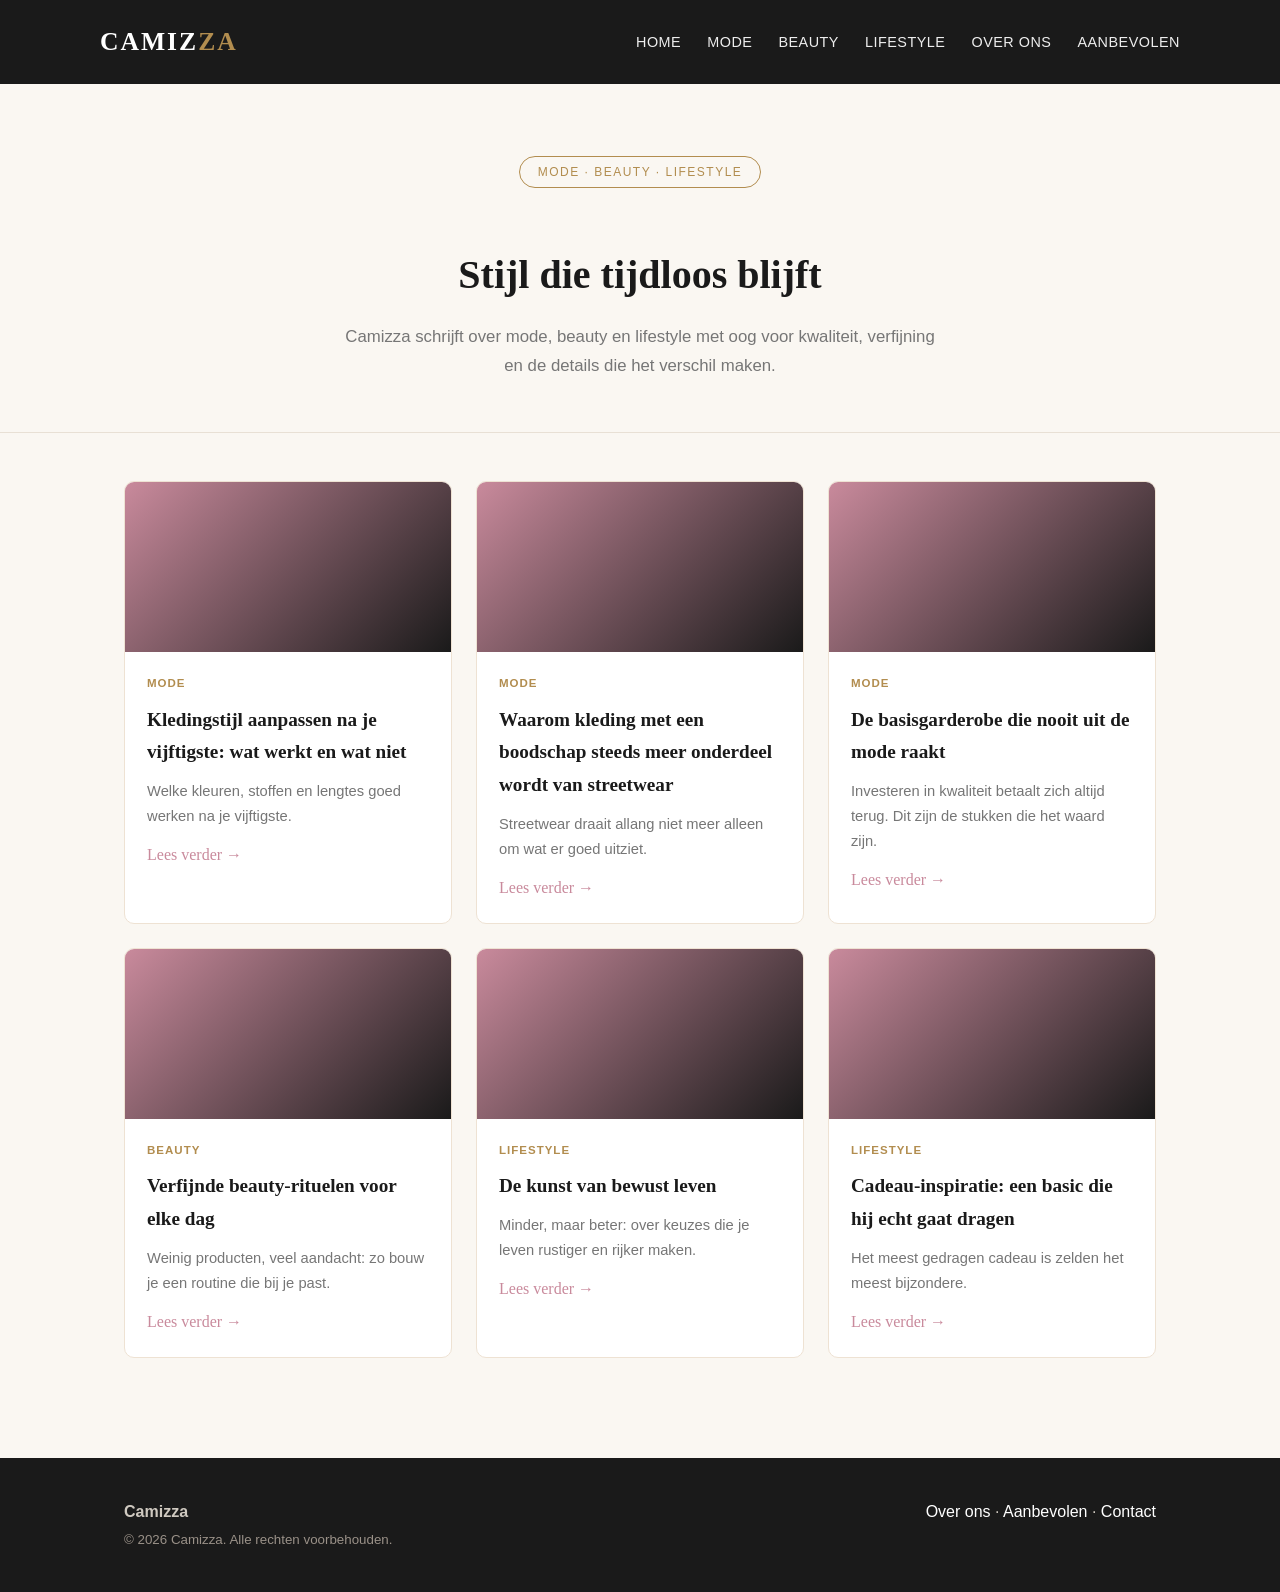
<file: index.html>
<!DOCTYPE html>
<html lang="nl">
<head>
<meta charset="UTF-8">
<meta name="viewport" content="width=device-width, initial-scale=1.0">
<title>Camizza — Mode, beauty & lifestyle magazine</title>
<meta name="description" content="Camizza is jouw stijlvolle magazine voor mode, beauty en lifestyle. Tijdloos, verfijnd en persoonlijk.">
<link rel="stylesheet" href="/style.css">
</head>
<body>
<header class="site-header">
  <div class="container nav">
    <div class="logo">Camiz<span>za</span></div>
    <ul class="nav-links">
      <li><a href="/">Home</a></li>
      <li><a href="/mode.html">Mode</a></li>
      <li><a href="/beauty.html">Beauty</a></li>
      <li><a href="/leefstijl.html">Lifestyle</a></li>
      <li><a href="/over-ons.html">Over ons</a></li>
      <li><a href="/aanbevolen.html">Aanbevolen</a></li>
    </ul>
  </div>
</header>

<section class="hero">
  <div class="container">
    <span class="pill">Mode · Beauty · Lifestyle</span>
    <h1>Stijl die tijdloos blijft</h1>
    <p>Camizza schrijft over mode, beauty en lifestyle met oog voor kwaliteit, verfijning en de details die het verschil maken.</p>
  </div>
</section>

<section class="container">
  <div class="grid">
    <div class="card">
      <div class="card-img"></div>
      <div class="card-body">
        <div class="card-tag">Mode</div>
        <h3>Kledingstijl aanpassen na je vijftigste: wat werkt en wat niet</h3>
        <p>Welke kleuren, stoffen en lengtes goed werken na je vijftigste.</p>
        <a href="/kledingstijl-na-je-vijftigste.html">Lees verder &rarr;</a>
      </div>
    </div>
    <div class="card">
      <div class="card-img"></div>
      <div class="card-body">
        <div class="card-tag">Mode</div>
        <h3>Waarom kleding met een boodschap steeds meer onderdeel wordt van streetwear</h3>
        <p>Streetwear draait allang niet meer alleen om wat er goed uitziet.</p>
        <a href="/kleding-met-een-boodschap.html">Lees verder &rarr;</a>
      </div>
    </div>
    <div class="card">
      <div class="card-img"></div>
      <div class="card-body">
        <div class="card-tag">Mode</div>
        <h3>De basisgarderobe die nooit uit de mode raakt</h3>
        <p>Investeren in kwaliteit betaalt zich altijd terug. Dit zijn de stukken die het waard zijn.</p>
        <a href="/mode.html">Lees verder →</a>
      </div>
    </div>
    <div class="card">
      <div class="card-img"></div>
      <div class="card-body">
        <div class="card-tag">Beauty</div>
        <h3>Verfijnde beauty-rituelen voor elke dag</h3>
        <p>Weinig producten, veel aandacht: zo bouw je een routine die bij je past.</p>
        <a href="/beauty.html">Lees verder →</a>
      </div>
    </div>
    <div class="card">
      <div class="card-img"></div>
      <div class="card-body">
        <div class="card-tag">Lifestyle</div>
        <h3>De kunst van bewust leven</h3>
        <p>Minder, maar beter: over keuzes die je leven rustiger en rijker maken.</p>
        <a href="/leefstijl.html">Lees verder →</a>
      </div>
    </div>
    <div class="card">
      <div class="card-img"></div>
      <div class="card-body">
        <div class="card-tag">Lifestyle</div>
        <h3>Cadeau-inspiratie: een basic die hij echt gaat dragen</h3>
        <p>Het meest gedragen cadeau is zelden het meest bijzondere.</p>
        <a href="/cadeau-inspiratie-voor-hem.html">Lees verder →</a>
      </div>
    </div>
  </div>
</section>

<footer class="site-footer">
  <div class="container">
    <div><strong>Camizza</strong><br><small>&copy; <span id="year"></span> Camizza. Alle rechten voorbehouden.</small></div>
    <div><a href="/over-ons.html">Over ons</a> &middot; <a href="/aanbevolen.html">Aanbevolen</a> &middot; <a href="/contact.html">Contact</a></div>
  </div>
</footer>
<script>document.getElementById('year').textContent = new Date().getFullYear();</script>
</body>
</html>
</file>
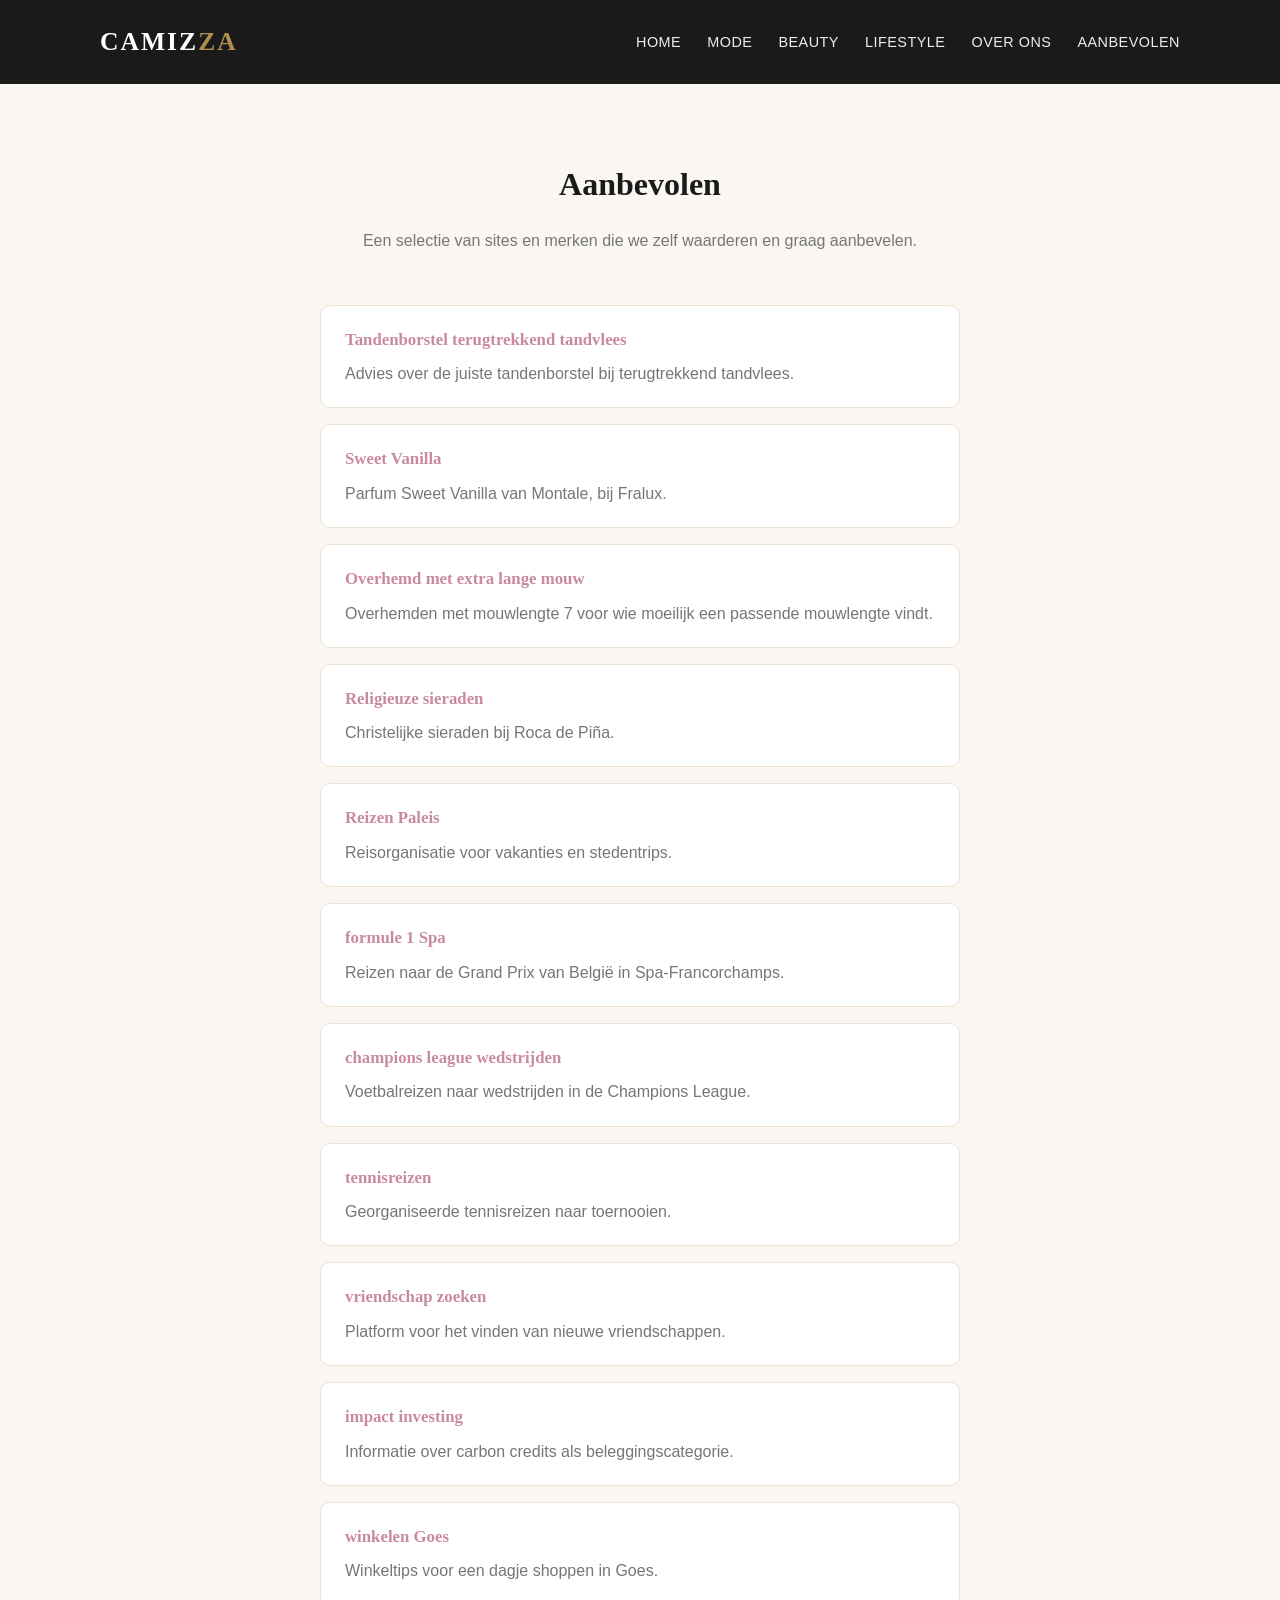
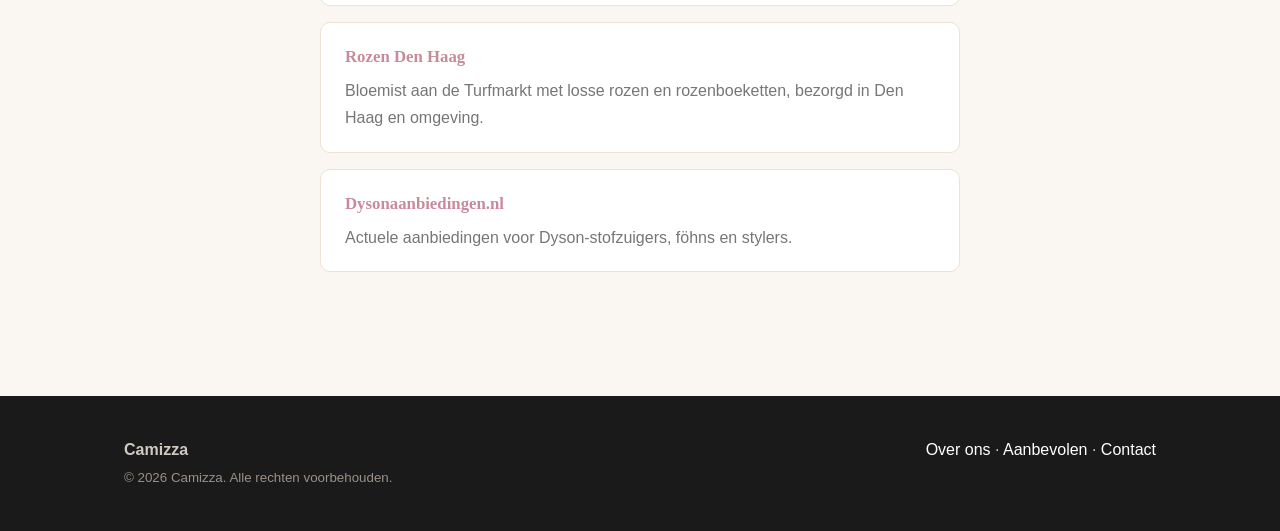
<file: aanbevolen.html>
<!DOCTYPE html>
<html lang="nl">
<head>
<meta charset="UTF-8">
<meta name="viewport" content="width=device-width, initial-scale=1.0">
<title>Aanbevolen — Camizza</title>
<meta name="description" content="Sites en merken die Camizza graag aanbeveelt.">
<link rel="stylesheet" href="/style.css">
</head>
<body>
<header class="site-header">
  <div class="container nav">
    <div class="logo"><a href="/" style="color:inherit;text-decoration:none;">Camiz<span>za</span></a></div>
    <ul class="nav-links">
      <li><a href="/">Home</a></li>
      <li><a href="/mode.html">Mode</a></li>
      <li><a href="/beauty.html">Beauty</a></li>
      <li><a href="/leefstijl.html">Lifestyle</a></li>
      <li><a href="/over-ons.html">Over ons</a></li>
      <li><a href="/aanbevolen.html">Aanbevolen</a></li>
    </ul>
  </div>
</header>

<div class="page-header">
  <h1>Aanbevolen</h1>
  <p>Een selectie van sites en merken die we zelf waarderen en graag aanbevelen.</p>
</div>

<div class="friends-list">
  <div class="friend-item">
    <a href="https://www.tandartswereld.nl/welke-tandenborstel-bij-terugtrekkend-tandvlees/" rel="noopener noreferrer" target="_blank">Tandenborstel terugtrekkend tandvlees</a>
    <p style="margin:6px 0 0;color:var(--muted);">Advies over de juiste tandenborstel bij terugtrekkend tandvlees.</p>
  </div>
  <div class="friend-item">
    <a href="https://fralux.nl/shop/montale/sweet-vanilla/" rel="noopener noreferrer" target="_blank">Sweet Vanilla</a>
    <p style="margin:6px 0 0;color:var(--muted);">Parfum Sweet Vanilla van Montale, bij Fralux.</p>
  </div>
  <div class="friend-item">
    <a href="https://mouwlengte7.com/" rel="noopener noreferrer" target="_blank">Overhemd met extra lange mouw</a>
    <p style="margin:6px 0 0;color:var(--muted);">Overhemden met mouwlengte 7 voor wie moeilijk een passende mouwlengte vindt.</p>
  </div>
  <div class="friend-item">
    <a href="https://rocadepina.com/collections/christelijke-sieraden" rel="noopener noreferrer" target="_blank">Religieuze sieraden</a>
    <p style="margin:6px 0 0;color:var(--muted);">Christelijke sieraden bij Roca de Piña.</p>
  </div>
  <div class="friend-item">
    <a href="https://www.reizen-paleis.nl/" rel="noopener noreferrer" target="_blank">Reizen Paleis</a>
    <p style="margin:6px 0 0;color:var(--muted);">Reisorganisatie voor vakanties en stedentrips.</p>
  </div>
  <div class="friend-item">
    <a href="https://www.sportreizen.com/formule-1/gp-belgie-spa/" rel="noopener noreferrer" target="_blank">formule 1 Spa</a>
    <p style="margin:6px 0 0;color:var(--muted);">Reizen naar de Grand Prix van België in Spa-Francorchamps.</p>
  </div>
  <div class="friend-item">
    <a href="https://www.voetbalreizen.com/champions-league/" rel="noopener noreferrer" target="_blank">champions league wedstrijden</a>
    <p style="margin:6px 0 0;color:var(--muted);">Voetbalreizen naar wedstrijden in de Champions League.</p>
  </div>
  <div class="friend-item">
    <a href="https://sportkampen.com/georganiseerde-tennisreizen/" rel="noopener noreferrer" target="_blank">tennisreizen</a>
    <p style="margin:6px 0 0;color:var(--muted);">Georganiseerde tennisreizen naar toernooien.</p>
  </div>
  <div class="friend-item">
    <a href="https://www.gewoonvriendschap.nl/" rel="noopener noreferrer" target="_blank">vriendschap zoeken</a>
    <p style="margin:6px 0 0;color:var(--muted);">Platform voor het vinden van nieuwe vriendschappen.</p>
  </div>
  <div class="friend-item">
    <a href="https://ecommit.nl/carbon-credits-als-asset" rel="noopener noreferrer" target="_blank">impact investing</a>
    <p style="margin:6px 0 0;color:var(--muted);">Informatie over carbon credits als beleggingscategorie.</p>
  </div>
  <div class="friend-item">
    <a href="https://www.slotoostende.nl/activiteiten-goes/winkelen/" rel="noopener noreferrer" target="_blank">winkelen Goes</a>
    <p style="margin:6px 0 0;color:var(--muted);">Winkeltips voor een dagje shoppen in Goes.</p>
  </div>
  <div class="friend-item">
    <a href="https://blossombloemisterij.nl/rozen/" rel="noopener noreferrer" target="_blank">Rozen Den Haag</a>
    <p style="margin:6px 0 0;color:var(--muted);">Bloemist aan de Turfmarkt met losse rozen en rozenboeketten, bezorgd in Den Haag en omgeving.</p>
  </div>
      <div class="friend-item">
        <a href="https://dysonaanbiedingen.nl/" rel="noopener noreferrer" target="_blank">Dysonaanbiedingen.nl</a>
        <p style="margin:6px 0 0;color:var(--muted);">Actuele aanbiedingen voor Dyson-stofzuigers, föhns en stylers.</p>
      </div>
</div>

<footer class="site-footer">
  <div class="container">
    <div><strong>Camizza</strong><br><small>&copy; <span id="year"></span> Camizza. Alle rechten voorbehouden.</small></div>
    <div><a href="/over-ons.html">Over ons</a> &middot; <a href="/aanbevolen.html">Aanbevolen</a> &middot; <a href="/contact.html">Contact</a></div>
  </div>
</footer>
<script>document.getElementById('year').textContent = new Date().getFullYear();</script>
</body>
</html>
</file>
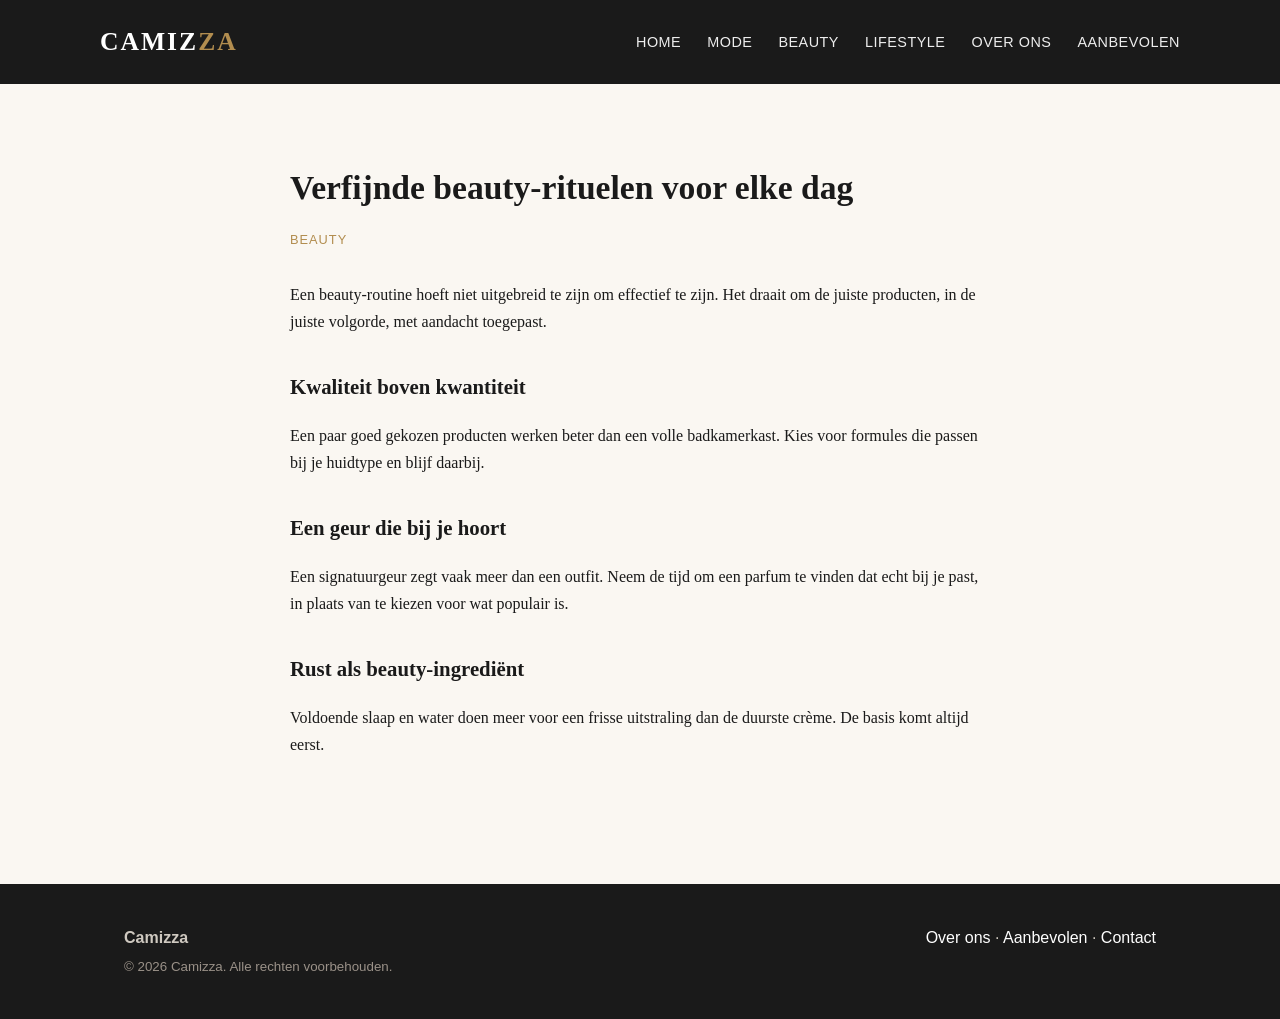
<file: beauty.html>
<!DOCTYPE html>
<html lang="nl">
<head>
<meta charset="UTF-8">
<meta name="viewport" content="width=device-width, initial-scale=1.0">
<title>Verfijnde beauty-rituelen voor elke dag — Camizza</title>
<meta name="description" content="Weinig producten, veel aandacht. Beauty-inspiratie van Camizza.">
<link rel="stylesheet" href="/style.css">
</head>
<body>
<header class="site-header">
  <div class="container nav">
    <div class="logo"><a href="/" style="color:inherit;text-decoration:none;">Camiz<span>za</span></a></div>
    <ul class="nav-links">
      <li><a href="/">Home</a></li>
      <li><a href="/mode.html">Mode</a></li>
      <li><a href="/beauty.html">Beauty</a></li>
      <li><a href="/leefstijl.html">Lifestyle</a></li>
      <li><a href="/over-ons.html">Over ons</a></li>
      <li><a href="/aanbevolen.html">Aanbevolen</a></li>
    </ul>
  </div>
</header>

<article class="post">
  <h1>Verfijnde beauty-rituelen voor elke dag</h1>
  <p class="meta">Beauty</p>
  <p>Een beauty-routine hoeft niet uitgebreid te zijn om effectief te zijn. Het draait om de juiste producten, in de juiste volgorde, met aandacht toegepast.</p>
  <h2>Kwaliteit boven kwantiteit</h2>
  <p>Een paar goed gekozen producten werken beter dan een volle badkamerkast. Kies voor formules die passen bij je huidtype en blijf daarbij.</p>
  <h2>Een geur die bij je hoort</h2>
  <p>Een signatuurgeur zegt vaak meer dan een outfit. Neem de tijd om een parfum te vinden dat echt bij je past, in plaats van te kiezen voor wat populair is.</p>
  <h2>Rust als beauty-ingrediënt</h2>
  <p>Voldoende slaap en water doen meer voor een frisse uitstraling dan de duurste crème. De basis komt altijd eerst.</p>
</article>

<footer class="site-footer">
  <div class="container">
    <div><strong>Camizza</strong><br><small>&copy; <span id="year"></span> Camizza. Alle rechten voorbehouden.</small></div>
    <div><a href="/over-ons.html">Over ons</a> &middot; <a href="/aanbevolen.html">Aanbevolen</a> &middot; <a href="/contact.html">Contact</a></div>
  </div>
</footer>
<script>document.getElementById('year').textContent = new Date().getFullYear();</script>
</body>
</html>
</file>
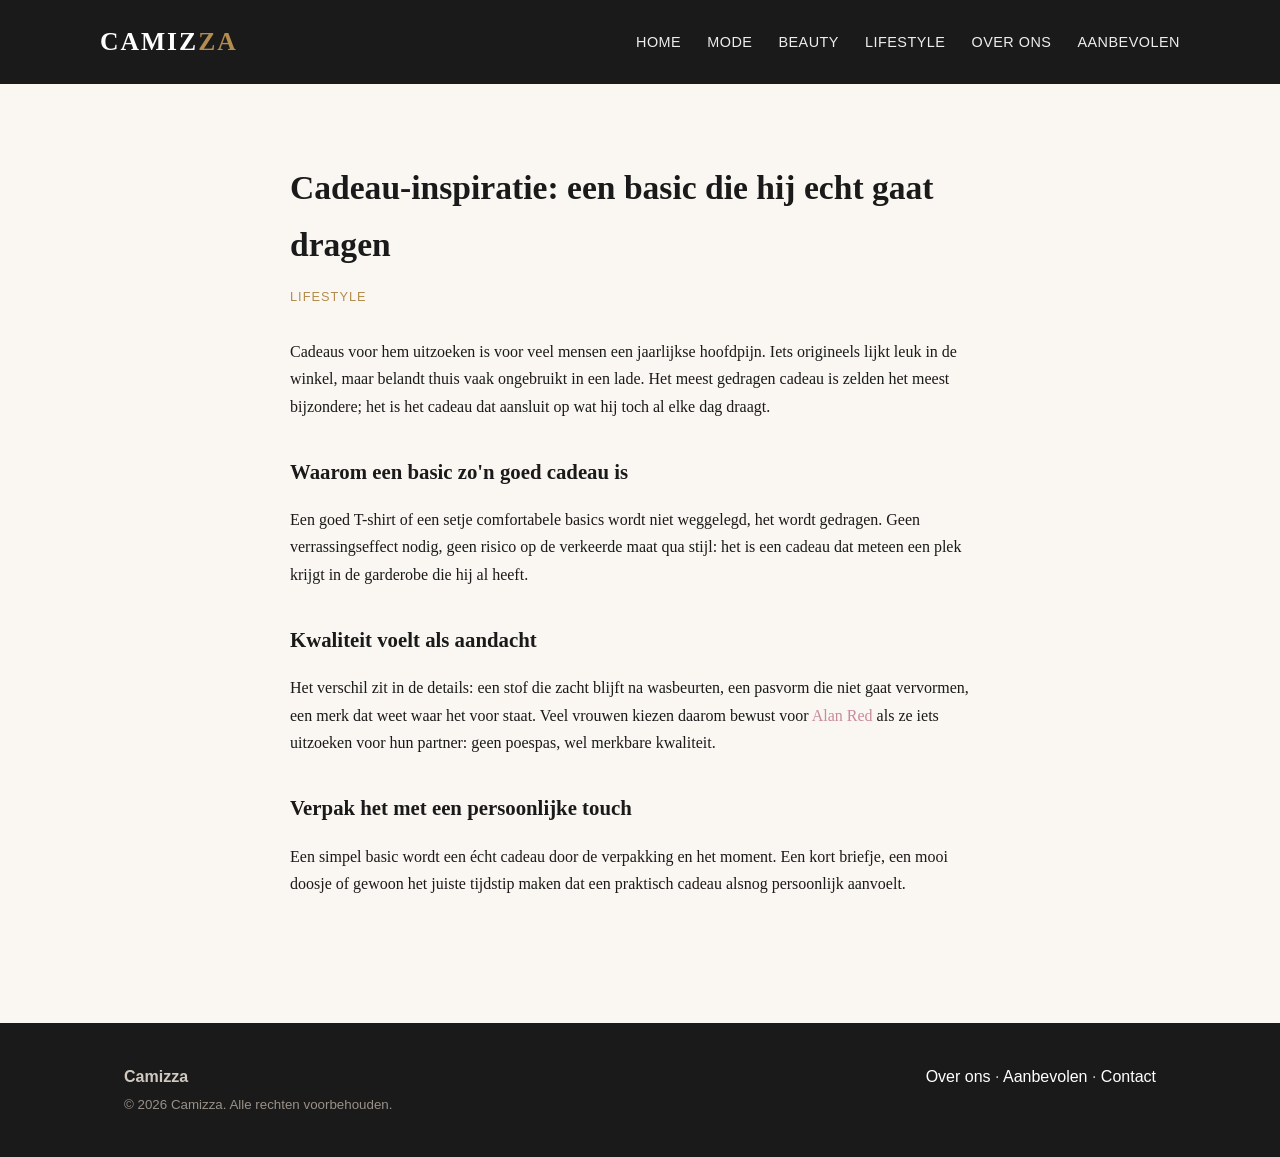
<file: cadeau-inspiratie-voor-hem.html>
<!DOCTYPE html>
<html lang="nl">
<head>
<meta charset="UTF-8">
<meta name="viewport" content="width=device-width, initial-scale=1.0">
<title>Cadeau-inspiratie: een basic die hij echt gaat dragen — Camizza</title>
<meta name="description" content="Op zoek naar een cadeau voor hem dat blijft hangen in de kledingkast, niet in de kast met ongebruikte cadeaus? Cadeau-inspiratie van Camizza.">
<link rel="stylesheet" href="/style.css">
</head>
<body>
<header class="site-header">
  <div class="container nav">
    <div class="logo"><a href="/" style="color:inherit;text-decoration:none;">Camiz<span>za</span></a></div>
    <ul class="nav-links">
      <li><a href="/">Home</a></li>
      <li><a href="/mode.html">Mode</a></li>
      <li><a href="/beauty.html">Beauty</a></li>
      <li><a href="/leefstijl.html">Lifestyle</a></li>
      <li><a href="/over-ons.html">Over ons</a></li>
      <li><a href="/aanbevolen.html">Aanbevolen</a></li>
    </ul>
  </div>
</header>

<article class="post">
  <h1>Cadeau-inspiratie: een basic die hij echt gaat dragen</h1>
  <p class="meta">Lifestyle</p>
  <p>Cadeaus voor hem uitzoeken is voor veel mensen een jaarlijkse hoofdpijn. Iets origineels lijkt leuk in de winkel, maar belandt thuis vaak ongebruikt in een lade. Het meest gedragen cadeau is zelden het meest bijzondere; het is het cadeau dat aansluit op wat hij toch al elke dag draagt.</p>
  <h2>Waarom een basic zo'n goed cadeau is</h2>
  <p>Een goed T-shirt of een setje comfortabele basics wordt niet weggelegd, het wordt gedragen. Geen verrassingseffect nodig, geen risico op de verkeerde maat qua stijl: het is een cadeau dat meteen een plek krijgt in de garderobe die hij al heeft.</p>
  <h2>Kwaliteit voelt als aandacht</h2>
  <p>Het verschil zit in de details: een stof die zacht blijft na wasbeurten, een pasvorm die niet gaat vervormen, een merk dat weet waar het voor staat. Veel vrouwen kiezen daarom bewust voor <a href="https://www.hemdvoorhem.nl/alan-red" rel="noopener noreferrer" target="_blank">Alan Red</a> als ze iets uitzoeken voor hun partner: geen poespas, wel merkbare kwaliteit.</p>
  <h2>Verpak het met een persoonlijke touch</h2>
  <p>Een simpel basic wordt een écht cadeau door de verpakking en het moment. Een kort briefje, een mooi doosje of gewoon het juiste tijdstip maken dat een praktisch cadeau alsnog persoonlijk aanvoelt.</p>
</article>

<footer class="site-footer">
  <div class="container">
    <div><strong>Camizza</strong><br><small>&copy; <span id="year"></span> Camizza. Alle rechten voorbehouden.</small></div>
    <div><a href="/over-ons.html">Over ons</a> &middot; <a href="/aanbevolen.html">Aanbevolen</a> &middot; <a href="/contact.html">Contact</a></div>
  </div>
</footer>
<script>document.getElementById('year').textContent = new Date().getFullYear();</script>
</body>
</html>
</file>
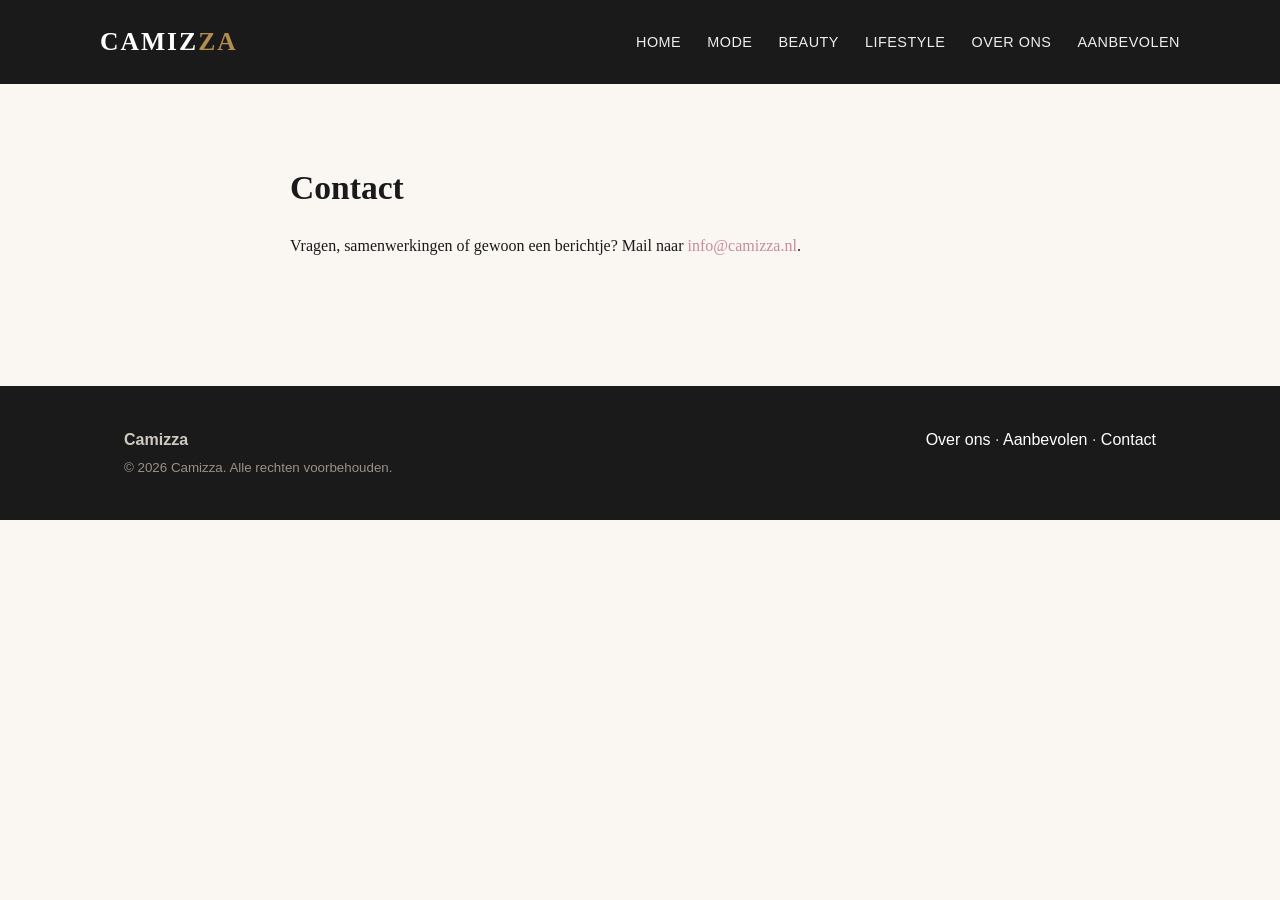
<file: contact.html>
<!DOCTYPE html>
<html lang="nl">
<head>
<meta charset="UTF-8">
<meta name="viewport" content="width=device-width, initial-scale=1.0">
<title>Contact — Camizza</title>
<meta name="description" content="Neem contact op met Camizza.">
<link rel="stylesheet" href="/style.css">
</head>
<body>
<header class="site-header">
  <div class="container nav">
    <div class="logo"><a href="/" style="color:inherit;text-decoration:none;">Camiz<span>za</span></a></div>
    <ul class="nav-links">
      <li><a href="/">Home</a></li>
      <li><a href="/mode.html">Mode</a></li>
      <li><a href="/beauty.html">Beauty</a></li>
      <li><a href="/leefstijl.html">Lifestyle</a></li>
      <li><a href="/over-ons.html">Over ons</a></li>
      <li><a href="/aanbevolen.html">Aanbevolen</a></li>
    </ul>
  </div>
</header>

<article class="post">
  <h1>Contact</h1>
  <p>Vragen, samenwerkingen of gewoon een berichtje? Mail naar <a href="mailto:info@camizza.nl">info@camizza.nl</a>.</p>
</article>

<footer class="site-footer">
  <div class="container">
    <div><strong>Camizza</strong><br><small>&copy; <span id="year"></span> Camizza. Alle rechten voorbehouden.</small></div>
    <div><a href="/over-ons.html">Over ons</a> &middot; <a href="/aanbevolen.html">Aanbevolen</a> &middot; <a href="/contact.html">Contact</a></div>
  </div>
</footer>
<script>document.getElementById('year').textContent = new Date().getFullYear();</script>
</body>
</html>
</file>
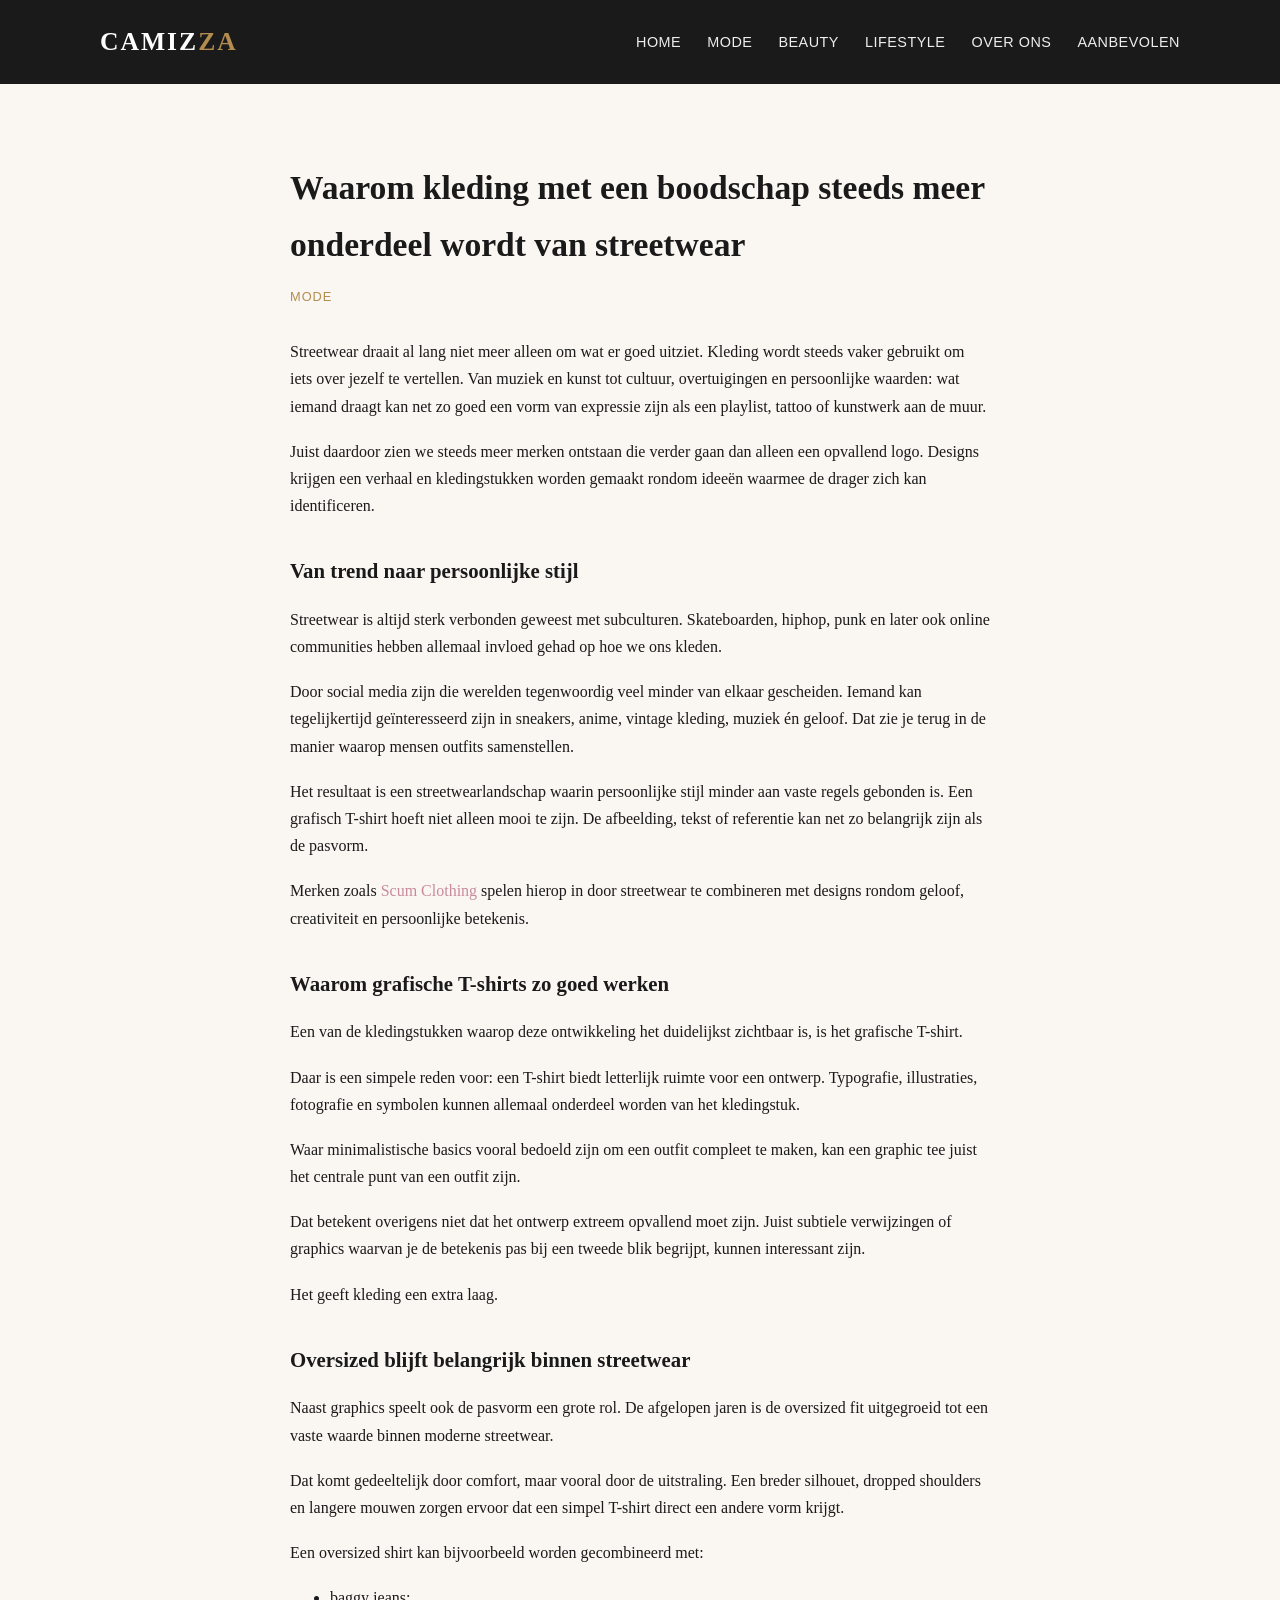
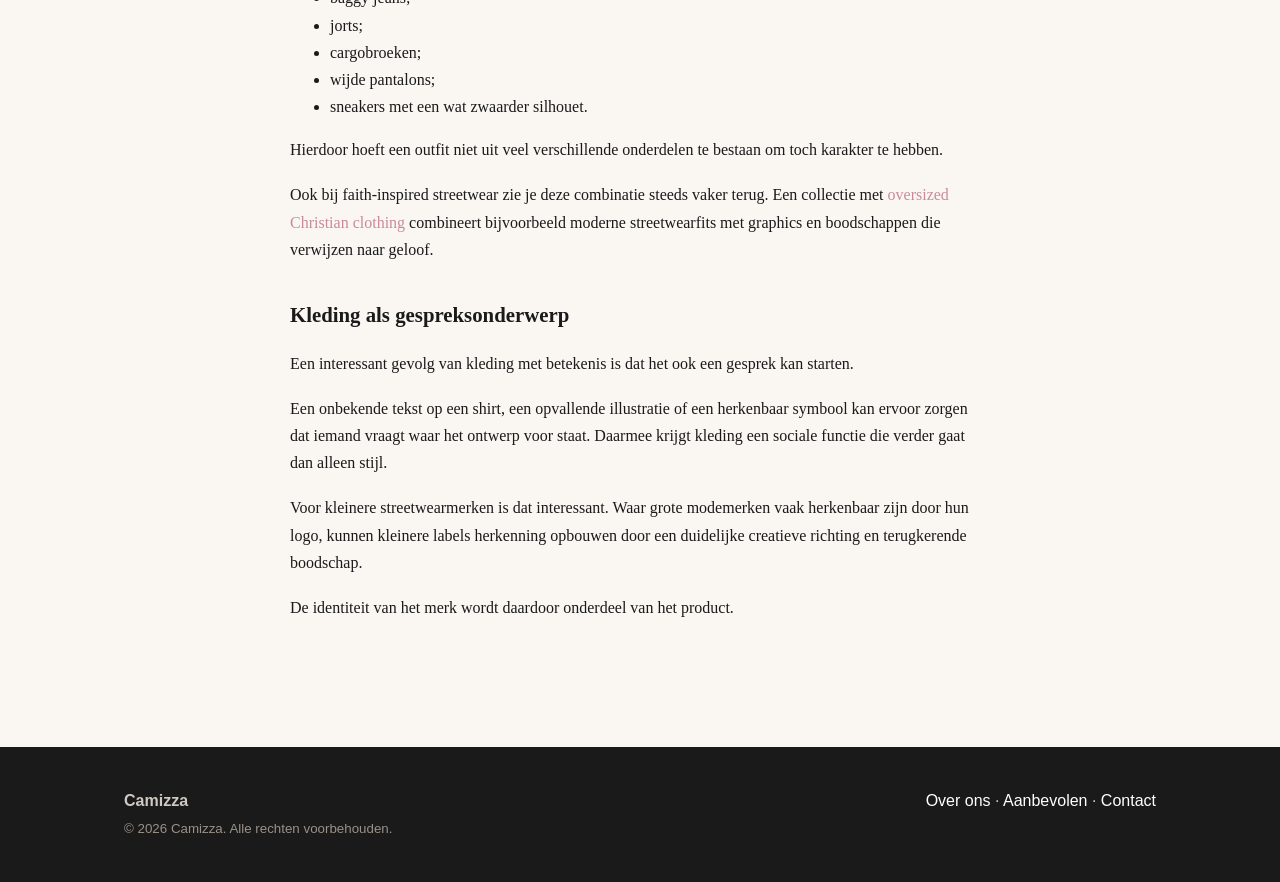
<file: kleding-met-een-boodschap.html>
<!DOCTYPE html>
<html lang="nl">
<head>
<meta charset="UTF-8">
<meta name="viewport" content="width=device-width, initial-scale=1.0">
<title>Waarom kleding met een boodschap steeds meer onderdeel wordt van streetwear — Camizza</title>
<meta name="description" content="Streetwear draait allang niet meer alleen om wat er goed uitziet. Over kleding met een verhaal, graphics en oversized fits.">
<link rel="stylesheet" href="/style.css">
</head>
<body>
<header class="site-header">
  <div class="container nav">
    <div class="logo"><a href="/" style="color:inherit;text-decoration:none;">Camiz<span>za</span></a></div>
    <ul class="nav-links">
      <li><a href="/">Home</a></li>
      <li><a href="/mode.html">Mode</a></li>
      <li><a href="/beauty.html">Beauty</a></li>
      <li><a href="/leefstijl.html">Lifestyle</a></li>
      <li><a href="/over-ons.html">Over ons</a></li>
      <li><a href="/aanbevolen.html">Aanbevolen</a></li>
    </ul>
  </div>
</header>

<article class="post">
  <h1>Waarom kleding met een boodschap steeds meer onderdeel wordt van streetwear</h1>
  <p class="meta">Mode</p>
  <p>Streetwear draait al lang niet meer alleen om wat er goed uitziet. Kleding wordt steeds vaker gebruikt om iets over jezelf te vertellen. Van muziek en kunst tot cultuur, overtuigingen en persoonlijke waarden: wat iemand draagt kan net zo goed een vorm van expressie zijn als een playlist, tattoo of kunstwerk aan de muur.</p>
  <p>Juist daardoor zien we steeds meer merken ontstaan die verder gaan dan alleen een opvallend logo. Designs krijgen een verhaal en kledingstukken worden gemaakt rondom idee&euml;n waarmee de drager zich kan identificeren.</p>

  <h2>Van trend naar persoonlijke stijl</h2>
  <p>Streetwear is altijd sterk verbonden geweest met subculturen. Skateboarden, hiphop, punk en later ook online communities hebben allemaal invloed gehad op hoe we ons kleden.</p>
  <p>Door social media zijn die werelden tegenwoordig veel minder van elkaar gescheiden. Iemand kan tegelijkertijd ge&iuml;nteresseerd zijn in sneakers, anime, vintage kleding, muziek &eacute;n geloof. Dat zie je terug in de manier waarop mensen outfits samenstellen.</p>
  <p>Het resultaat is een streetwearlandschap waarin persoonlijke stijl minder aan vaste regels gebonden is. Een grafisch T-shirt hoeft niet alleen mooi te zijn. De afbeelding, tekst of referentie kan net zo belangrijk zijn als de pasvorm.</p>
  <p>Merken zoals <a href="https://scumclothing.store/" target="_blank" rel="noopener">Scum Clothing</a> spelen hierop in door streetwear te combineren met designs rondom geloof, creativiteit en persoonlijke betekenis.</p>

  <h2>Waarom grafische T-shirts zo goed werken</h2>
  <p>Een van de kledingstukken waarop deze ontwikkeling het duidelijkst zichtbaar is, is het grafische T-shirt.</p>
  <p>Daar is een simpele reden voor: een T-shirt biedt letterlijk ruimte voor een ontwerp. Typografie, illustraties, fotografie en symbolen kunnen allemaal onderdeel worden van het kledingstuk.</p>
  <p>Waar minimalistische basics vooral bedoeld zijn om een outfit compleet te maken, kan een graphic tee juist het centrale punt van een outfit zijn.</p>
  <p>Dat betekent overigens niet dat het ontwerp extreem opvallend moet zijn. Juist subtiele verwijzingen of graphics waarvan je de betekenis pas bij een tweede blik begrijpt, kunnen interessant zijn.</p>
  <p>Het geeft kleding een extra laag.</p>

  <h2>Oversized blijft belangrijk binnen streetwear</h2>
  <p>Naast graphics speelt ook de pasvorm een grote rol. De afgelopen jaren is de oversized fit uitgegroeid tot een vaste waarde binnen moderne streetwear.</p>
  <p>Dat komt gedeeltelijk door comfort, maar vooral door de uitstraling. Een breder silhouet, dropped shoulders en langere mouwen zorgen ervoor dat een simpel T-shirt direct een andere vorm krijgt.</p>
  <p>Een oversized shirt kan bijvoorbeeld worden gecombineerd met:</p>
  <ul>
    <li>baggy jeans;</li>
    <li>jorts;</li>
    <li>cargobroeken;</li>
    <li>wijde pantalons;</li>
    <li>sneakers met een wat zwaarder silhouet.</li>
  </ul>
  <p>Hierdoor hoeft een outfit niet uit veel verschillende onderdelen te bestaan om toch karakter te hebben.</p>
  <p>Ook bij faith-inspired streetwear zie je deze combinatie steeds vaker terug. Een collectie met <a href="https://scumclothing.store/collections/oversized-christian-clothing" target="_blank" rel="noopener">oversized Christian clothing</a> combineert bijvoorbeeld moderne streetwearfits met graphics en boodschappen die verwijzen naar geloof.</p>

  <h2>Kleding als gespreksonderwerp</h2>
  <p>Een interessant gevolg van kleding met betekenis is dat het ook een gesprek kan starten.</p>
  <p>Een onbekende tekst op een shirt, een opvallende illustratie of een herkenbaar symbool kan ervoor zorgen dat iemand vraagt waar het ontwerp voor staat. Daarmee krijgt kleding een sociale functie die verder gaat dan alleen stijl.</p>
  <p>Voor kleinere streetwearmerken is dat interessant. Waar grote modemerken vaak herkenbaar zijn door hun logo, kunnen kleinere labels herkenning opbouwen door een duidelijke creatieve richting en terugkerende boodschap.</p>
  <p>De identiteit van het merk wordt daardoor onderdeel van het product.</p>
</article>

<footer class="site-footer">
  <div class="container">
    <div><strong>Camizza</strong><br><small>&copy; <span id="year"></span> Camizza. Alle rechten voorbehouden.</small></div>
    <div><a href="/over-ons.html">Over ons</a> &middot; <a href="/aanbevolen.html">Aanbevolen</a> &middot; <a href="/contact.html">Contact</a></div>
  </div>
</footer>
<script>document.getElementById('year').textContent = new Date().getFullYear();</script>
</body>
</html>
</file>
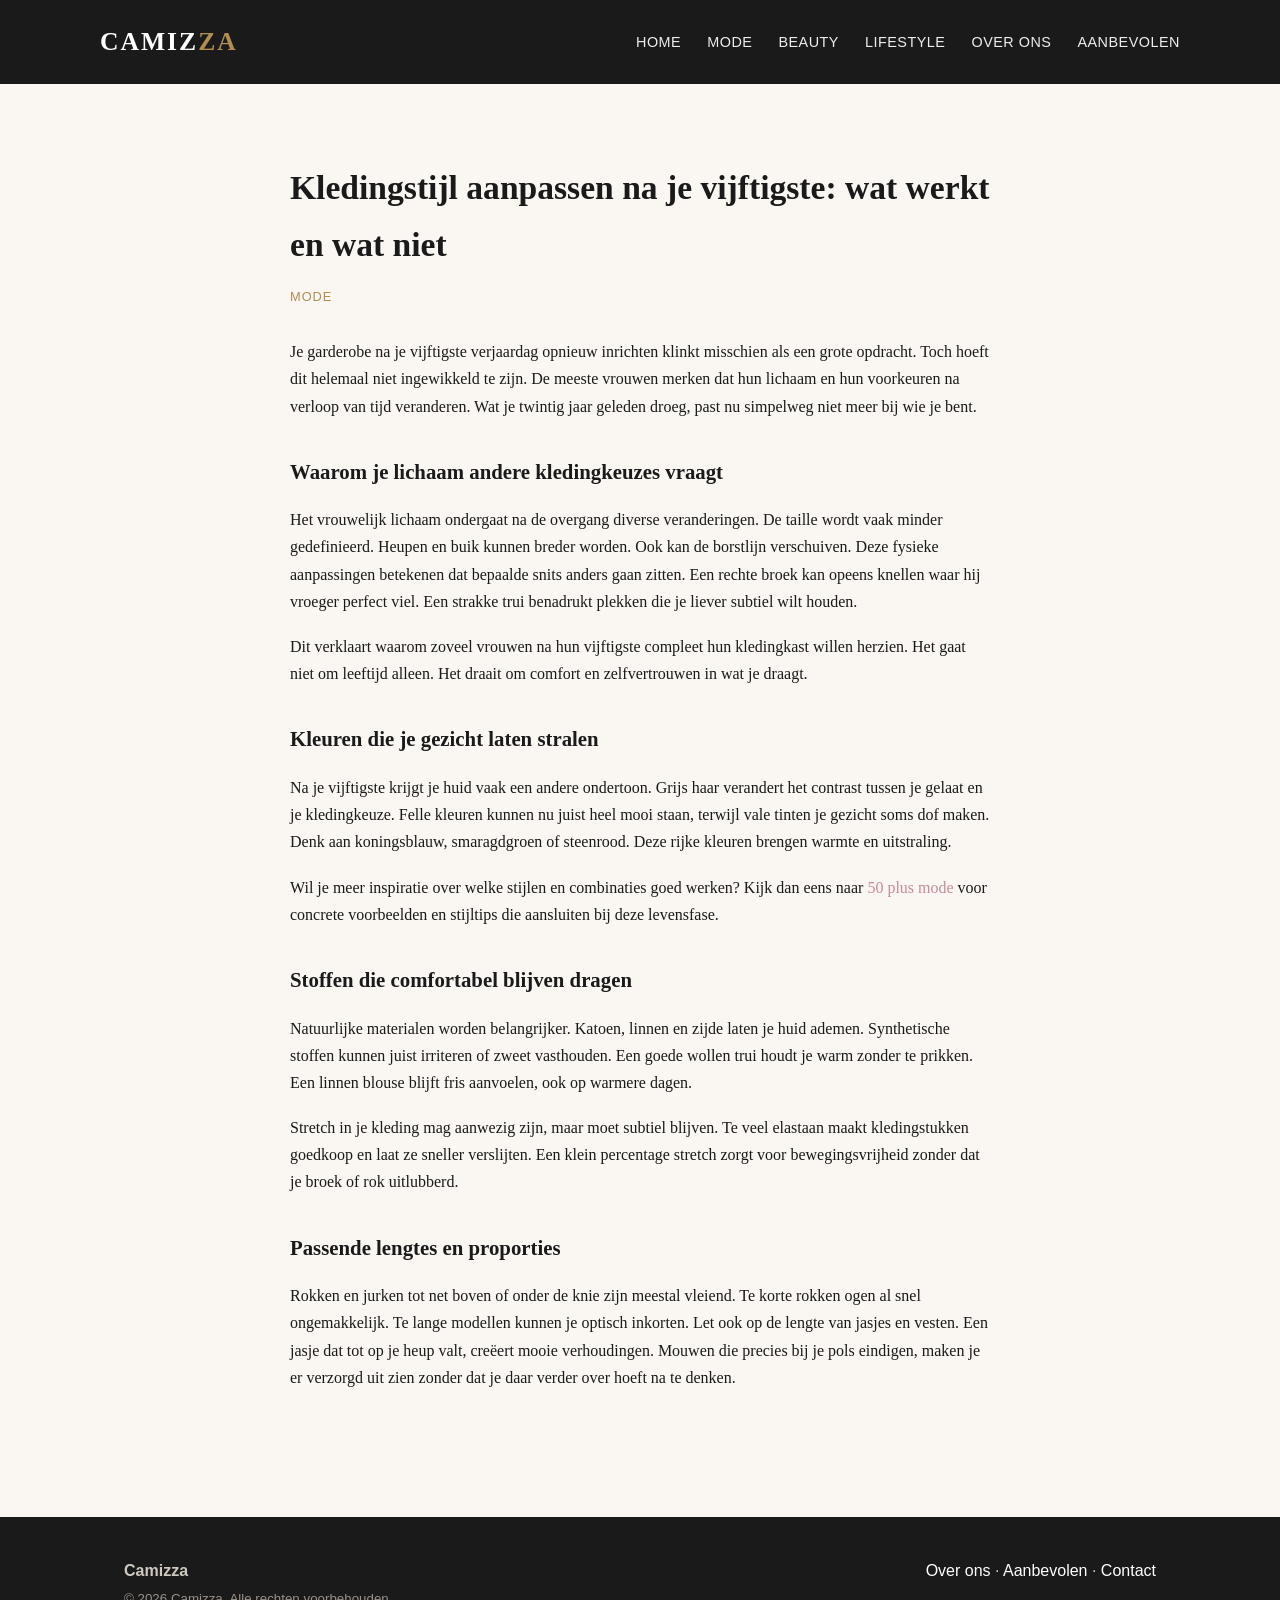
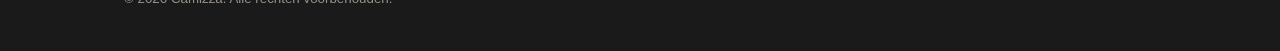
<file: kledingstijl-na-je-vijftigste.html>
<!DOCTYPE html>
<html lang="nl">
<head>
<meta charset="UTF-8">
<meta name="viewport" content="width=device-width, initial-scale=1.0">
<title>Kledingstijl na je vijftigste: wat werkt en wat niet — Camizza</title>
<meta name="description" content="Je kledingstijl aanpassen na je vijftigste: welke kleuren je gezicht laten stralen, welke stoffen comfortabel zijn en welke lengtes en proporties passen.">
<link rel="stylesheet" href="/style.css">
</head>
<body>
<header class="site-header">
  <div class="container nav">
    <div class="logo"><a href="/" style="color:inherit;text-decoration:none;">Camiz<span>za</span></a></div>
    <ul class="nav-links">
      <li><a href="/">Home</a></li>
      <li><a href="/mode.html">Mode</a></li>
      <li><a href="/beauty.html">Beauty</a></li>
      <li><a href="/leefstijl.html">Lifestyle</a></li>
      <li><a href="/over-ons.html">Over ons</a></li>
      <li><a href="/aanbevolen.html">Aanbevolen</a></li>
    </ul>
  </div>
</header>

<article class="post">
  <h1>Kledingstijl aanpassen na je vijftigste: wat werkt en wat niet</h1>
  <p class="meta">Mode</p>
  <p>Je garderobe na je vijftigste verjaardag opnieuw inrichten klinkt misschien als een grote opdracht. Toch hoeft dit helemaal niet ingewikkeld te zijn. De meeste vrouwen merken dat hun lichaam en hun voorkeuren na verloop van tijd veranderen. Wat je twintig jaar geleden droeg, past nu simpelweg niet meer bij wie je bent.</p>

  <h2>Waarom je lichaam andere kledingkeuzes vraagt</h2>
  <p>Het vrouwelijk lichaam ondergaat na de overgang diverse veranderingen. De taille wordt vaak minder gedefinieerd. Heupen en buik kunnen breder worden. Ook kan de borstlijn verschuiven. Deze fysieke aanpassingen betekenen dat bepaalde snits anders gaan zitten. Een rechte broek kan opeens knellen waar hij vroeger perfect viel. Een strakke trui benadrukt plekken die je liever subtiel wilt houden.</p>
  <p>Dit verklaart waarom zoveel vrouwen na hun vijftigste compleet hun kledingkast willen herzien. Het gaat niet om leeftijd alleen. Het draait om comfort en zelfvertrouwen in wat je draagt.</p>

  <h2>Kleuren die je gezicht laten stralen</h2>
  <p>Na je vijftigste krijgt je huid vaak een andere ondertoon. Grijs haar verandert het contrast tussen je gelaat en je kledingkeuze. Felle kleuren kunnen nu juist heel mooi staan, terwijl vale tinten je gezicht soms dof maken. Denk aan koningsblauw, smaragdgroen of steenrood. Deze rijke kleuren brengen warmte en uitstraling.</p>
  <p>Wil je meer inspiratie over welke stijlen en combinaties goed werken? Kijk dan eens naar <a href="https://www.doorduynmode.nl/content/50-plus-mode.html">50 plus mode</a> voor concrete voorbeelden en stijltips die aansluiten bij deze levensfase.</p>

  <h2>Stoffen die comfortabel blijven dragen</h2>
  <p>Natuurlijke materialen worden belangrijker. Katoen, linnen en zijde laten je huid ademen. Synthetische stoffen kunnen juist irriteren of zweet vasthouden. Een goede wollen trui houdt je warm zonder te prikken. Een linnen blouse blijft fris aanvoelen, ook op warmere dagen.</p>
  <p>Stretch in je kleding mag aanwezig zijn, maar moet subtiel blijven. Te veel elastaan maakt kledingstukken goedkoop en laat ze sneller verslijten. Een klein percentage stretch zorgt voor bewegingsvrijheid zonder dat je broek of rok uitlubberd.</p>

  <h2>Passende lengtes en proporties</h2>
  <p>Rokken en jurken tot net boven of onder de knie zijn meestal vleiend. Te korte rokken ogen al snel ongemakkelijk. Te lange modellen kunnen je optisch inkorten. Let ook op de lengte van jasjes en vesten. Een jasje dat tot op je heup valt, creëert mooie verhoudingen. Mouwen die precies bij je pols eindigen, maken je er verzorgd uit zien zonder dat je daar verder over hoeft na te denken.</p>
</article>

<footer class="site-footer">
  <div class="container">
    <div><strong>Camizza</strong><br><small>&copy; <span id="year"></span> Camizza. Alle rechten voorbehouden.</small></div>
    <div><a href="/over-ons.html">Over ons</a> &middot; <a href="/aanbevolen.html">Aanbevolen</a> &middot; <a href="/contact.html">Contact</a></div>
  </div>
</footer>
<script>document.getElementById('year').textContent = new Date().getFullYear();</script>
</body>
</html>
</file>
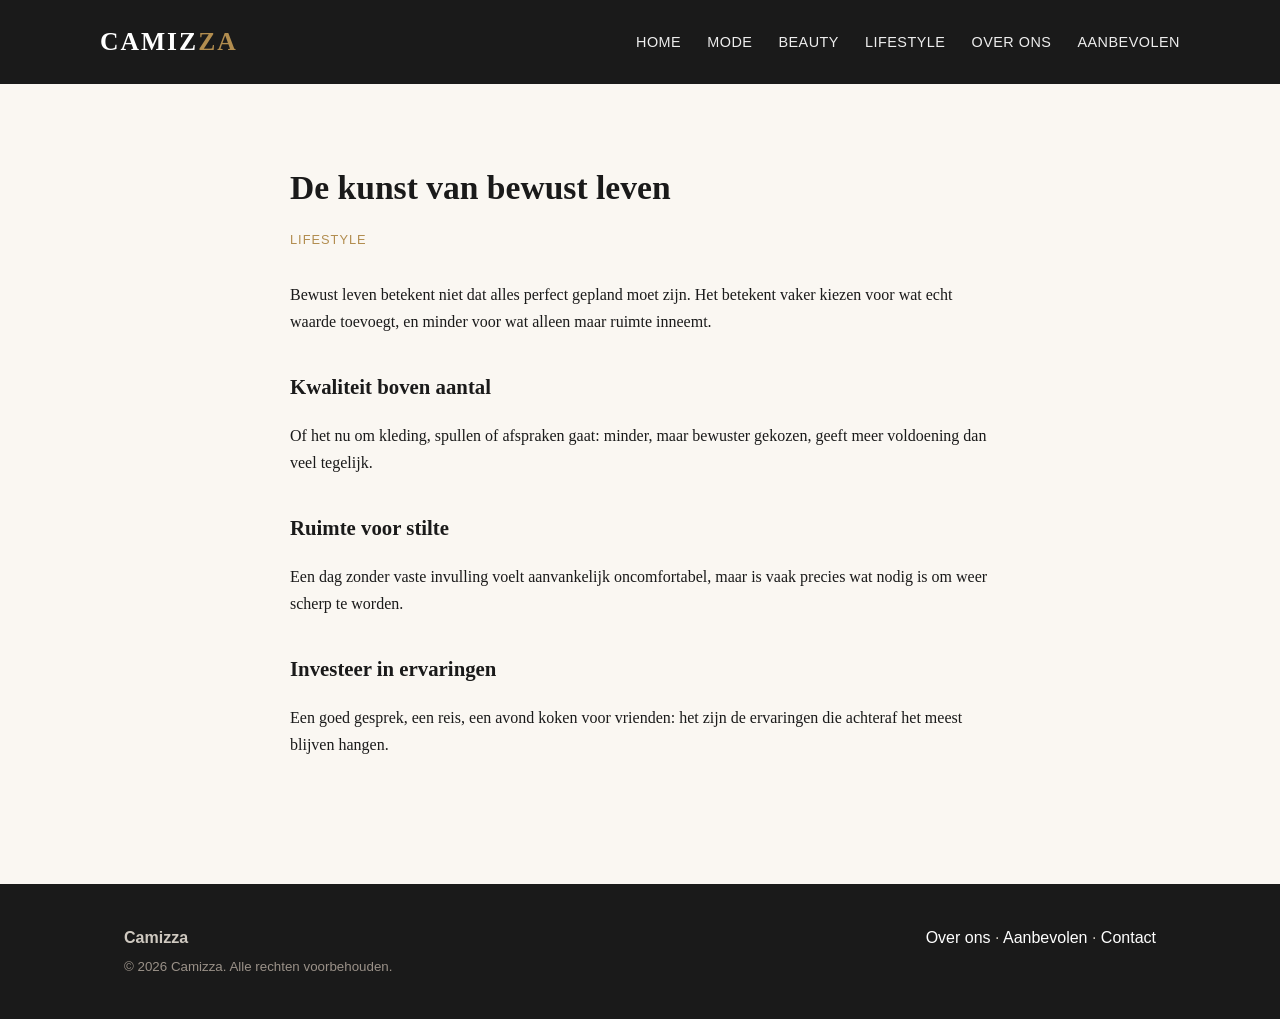
<file: leefstijl.html>
<!DOCTYPE html>
<html lang="nl">
<head>
<meta charset="UTF-8">
<meta name="viewport" content="width=device-width, initial-scale=1.0">
<title>De kunst van bewust leven — Camizza</title>
<meta name="description" content="Minder, maar beter. Lifestyle-inspiratie van Camizza.">
<link rel="stylesheet" href="/style.css">
</head>
<body>
<header class="site-header">
  <div class="container nav">
    <div class="logo"><a href="/" style="color:inherit;text-decoration:none;">Camiz<span>za</span></a></div>
    <ul class="nav-links">
      <li><a href="/">Home</a></li>
      <li><a href="/mode.html">Mode</a></li>
      <li><a href="/beauty.html">Beauty</a></li>
      <li><a href="/leefstijl.html">Lifestyle</a></li>
      <li><a href="/over-ons.html">Over ons</a></li>
      <li><a href="/aanbevolen.html">Aanbevolen</a></li>
    </ul>
  </div>
</header>

<article class="post">
  <h1>De kunst van bewust leven</h1>
  <p class="meta">Lifestyle</p>
  <p>Bewust leven betekent niet dat alles perfect gepland moet zijn. Het betekent vaker kiezen voor wat echt waarde toevoegt, en minder voor wat alleen maar ruimte inneemt.</p>
  <h2>Kwaliteit boven aantal</h2>
  <p>Of het nu om kleding, spullen of afspraken gaat: minder, maar bewuster gekozen, geeft meer voldoening dan veel tegelijk.</p>
  <h2>Ruimte voor stilte</h2>
  <p>Een dag zonder vaste invulling voelt aanvankelijk oncomfortabel, maar is vaak precies wat nodig is om weer scherp te worden.</p>
  <h2>Investeer in ervaringen</h2>
  <p>Een goed gesprek, een reis, een avond koken voor vrienden: het zijn de ervaringen die achteraf het meest blijven hangen.</p>
</article>

<footer class="site-footer">
  <div class="container">
    <div><strong>Camizza</strong><br><small>&copy; <span id="year"></span> Camizza. Alle rechten voorbehouden.</small></div>
    <div><a href="/over-ons.html">Over ons</a> &middot; <a href="/aanbevolen.html">Aanbevolen</a> &middot; <a href="/contact.html">Contact</a></div>
  </div>
</footer>
<script>document.getElementById('year').textContent = new Date().getFullYear();</script>
</body>
</html>
</file>
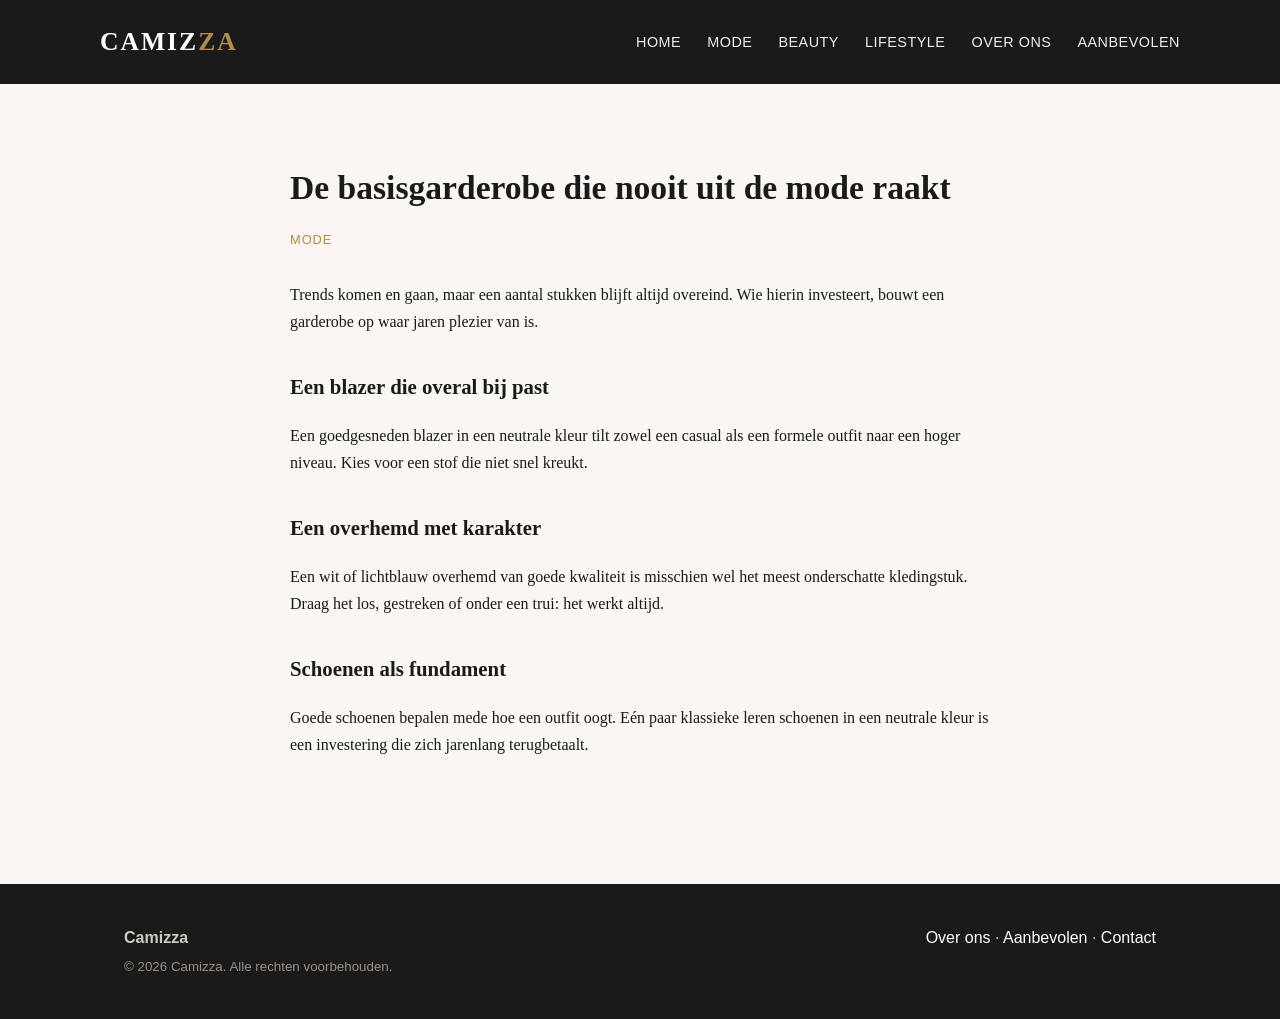
<file: mode.html>
<!DOCTYPE html>
<html lang="nl">
<head>
<meta charset="UTF-8">
<meta name="viewport" content="width=device-width, initial-scale=1.0">
<title>De basisgarderobe die nooit uit de mode raakt — Camizza</title>
<meta name="description" content="Investeren in kwaliteit betaalt zich terug. De tijdloze basisstukken volgens Camizza.">
<link rel="stylesheet" href="/style.css">
</head>
<body>
<header class="site-header">
  <div class="container nav">
    <div class="logo"><a href="/" style="color:inherit;text-decoration:none;">Camiz<span>za</span></a></div>
    <ul class="nav-links">
      <li><a href="/">Home</a></li>
      <li><a href="/mode.html">Mode</a></li>
      <li><a href="/beauty.html">Beauty</a></li>
      <li><a href="/leefstijl.html">Lifestyle</a></li>
      <li><a href="/over-ons.html">Over ons</a></li>
      <li><a href="/aanbevolen.html">Aanbevolen</a></li>
    </ul>
  </div>
</header>

<article class="post">
  <h1>De basisgarderobe die nooit uit de mode raakt</h1>
  <p class="meta">Mode</p>
  <p>Trends komen en gaan, maar een aantal stukken blijft altijd overeind. Wie hierin investeert, bouwt een garderobe op waar jaren plezier van is.</p>
  <h2>Een blazer die overal bij past</h2>
  <p>Een goedgesneden blazer in een neutrale kleur tilt zowel een casual als een formele outfit naar een hoger niveau. Kies voor een stof die niet snel kreukt.</p>
  <h2>Een overhemd met karakter</h2>
  <p>Een wit of lichtblauw overhemd van goede kwaliteit is misschien wel het meest onderschatte kledingstuk. Draag het los, gestreken of onder een trui: het werkt altijd.</p>
  <h2>Schoenen als fundament</h2>
  <p>Goede schoenen bepalen mede hoe een outfit oogt. Eén paar klassieke leren schoenen in een neutrale kleur is een investering die zich jarenlang terugbetaalt.</p>
</article>

<footer class="site-footer">
  <div class="container">
    <div><strong>Camizza</strong><br><small>&copy; <span id="year"></span> Camizza. Alle rechten voorbehouden.</small></div>
    <div><a href="/over-ons.html">Over ons</a> &middot; <a href="/aanbevolen.html">Aanbevolen</a> &middot; <a href="/contact.html">Contact</a></div>
  </div>
</footer>
<script>document.getElementById('year').textContent = new Date().getFullYear();</script>
</body>
</html>
</file>
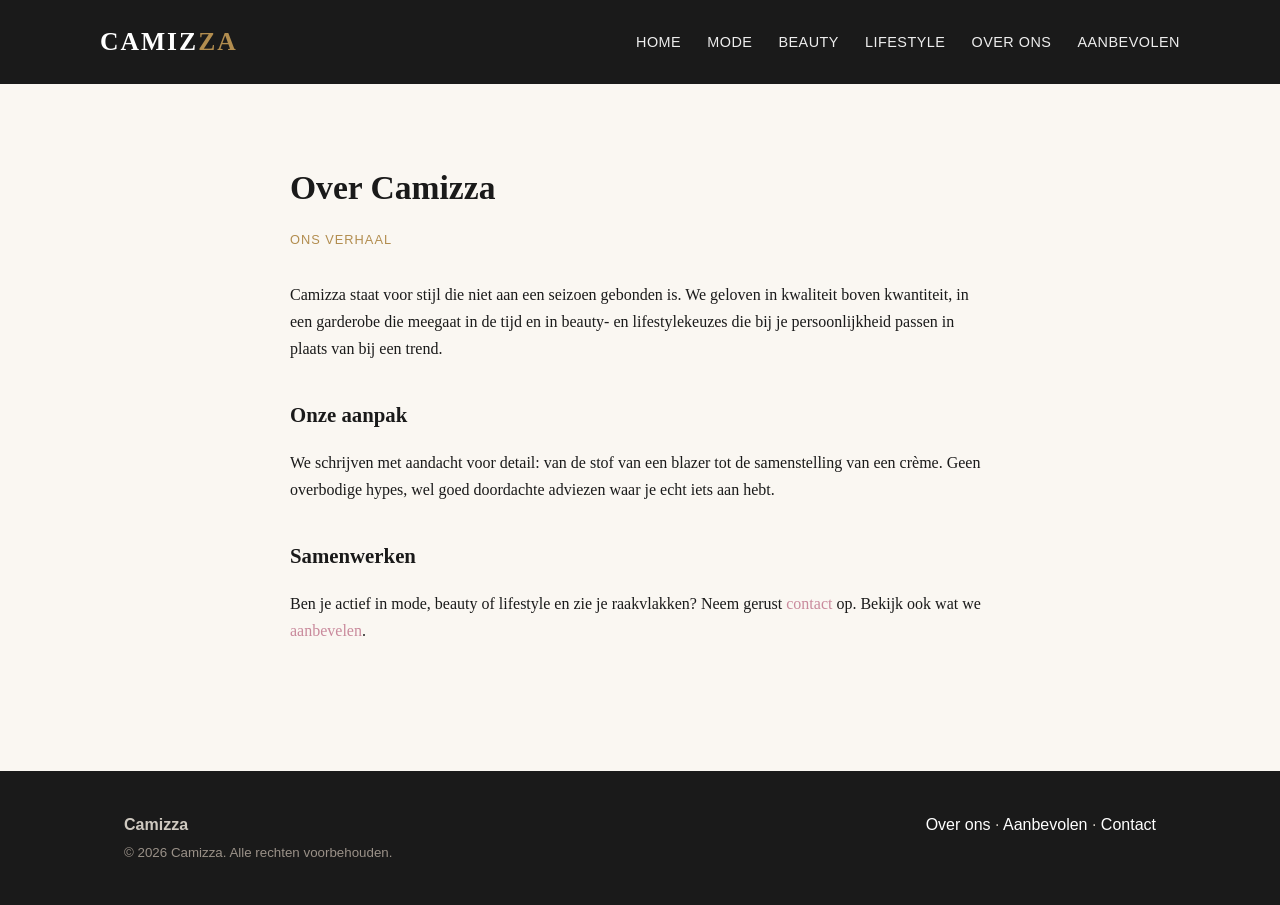
<file: over-ons.html>
<!DOCTYPE html>
<html lang="nl">
<head>
<meta charset="UTF-8">
<meta name="viewport" content="width=device-width, initial-scale=1.0">
<title>Over ons — Camizza</title>
<meta name="description" content="Maak kennis met Camizza, het magazine voor mode, beauty en lifestyle.">
<link rel="stylesheet" href="/style.css">
</head>
<body>
<header class="site-header">
  <div class="container nav">
    <div class="logo"><a href="/" style="color:inherit;text-decoration:none;">Camiz<span>za</span></a></div>
    <ul class="nav-links">
      <li><a href="/">Home</a></li>
      <li><a href="/mode.html">Mode</a></li>
      <li><a href="/beauty.html">Beauty</a></li>
      <li><a href="/leefstijl.html">Lifestyle</a></li>
      <li><a href="/over-ons.html">Over ons</a></li>
      <li><a href="/aanbevolen.html">Aanbevolen</a></li>
    </ul>
  </div>
</header>

<article class="post">
  <h1>Over Camizza</h1>
  <p class="meta">Ons verhaal</p>
  <p>Camizza staat voor stijl die niet aan een seizoen gebonden is. We geloven in kwaliteit boven kwantiteit, in een garderobe die meegaat in de tijd en in beauty- en lifestylekeuzes die bij je persoonlijkheid passen in plaats van bij een trend.</p>
  <h2>Onze aanpak</h2>
  <p>We schrijven met aandacht voor detail: van de stof van een blazer tot de samenstelling van een crème. Geen overbodige hypes, wel goed doordachte adviezen waar je echt iets aan hebt.</p>
  <h2>Samenwerken</h2>
  <p>Ben je actief in mode, beauty of lifestyle en zie je raakvlakken? Neem gerust <a href="/contact.html">contact</a> op. Bekijk ook wat we <a href="/aanbevolen.html">aanbevelen</a>.</p>
</article>

<footer class="site-footer">
  <div class="container">
    <div><strong>Camizza</strong><br><small>&copy; <span id="year"></span> Camizza. Alle rechten voorbehouden.</small></div>
    <div><a href="/over-ons.html">Over ons</a> &middot; <a href="/aanbevolen.html">Aanbevolen</a> &middot; <a href="/contact.html">Contact</a></div>
  </div>
</footer>
<script>document.getElementById('year').textContent = new Date().getFullYear();</script>
</body>
</html>
</file>
<file: style.css>
:root {
  --blush: #c98a9c;
  --cream: #faf7f2;
  --black: #1a1a1a;
  --gold: #b28d4f;
  --muted: #767676;
  --card: #ffffff;
  --radius: 10px;
}

* { box-sizing: border-box; }

body {
  margin: 0;
  font-family: Georgia, "Times New Roman", serif;
  background: var(--cream);
  color: var(--black);
  line-height: 1.7;
}

a { color: var(--blush); text-decoration: none; }
a:hover { text-decoration: underline; }

.container {
  max-width: 1080px;
  margin: 0 auto;
  padding: 0 24px;
}

header.site-header {
  background: var(--black);
  position: sticky;
  top: 0;
  z-index: 10;
}

.nav {
  display: flex;
  align-items: center;
  justify-content: space-between;
  padding: 20px 0;
}

.logo {
  font-size: 1.6rem;
  font-weight: 700;
  color: #fff;
  letter-spacing: 2px;
  text-transform: uppercase;
}
.logo span { color: var(--gold); }

.nav-links {
  display: flex;
  gap: 26px;
  list-style: none;
  margin: 0;
  padding: 0;
}
.nav-links a {
  color: #eee;
  font-family: "Segoe UI", Arial, sans-serif;
  font-size: 0.9rem;
  letter-spacing: 0.5px;
  text-transform: uppercase;
}
.nav-links a:hover { color: var(--gold); text-decoration: none; }

.hero {
  padding: 72px 0 52px;
  text-align: center;
  border-bottom: 1px solid #e8e0d5;
}
.hero h1 {
  font-size: 2.5rem;
  margin-bottom: 14px;
}
.hero p {
  max-width: 600px;
  margin: 0 auto;
  color: var(--muted);
  font-family: "Segoe UI", Arial, sans-serif;
  font-size: 1.05rem;
}

.pill {
  display: inline-block;
  border: 1px solid var(--gold);
  color: var(--gold);
  padding: 5px 18px;
  border-radius: 999px;
  font-size: 0.75rem;
  letter-spacing: 1.5px;
  text-transform: uppercase;
  font-family: "Segoe UI", Arial, sans-serif;
  margin-bottom: 20px;
}

.grid {
  display: grid;
  grid-template-columns: repeat(auto-fit, minmax(260px, 1fr));
  gap: 24px;
  padding: 48px 0 60px;
}

.card {
  background: var(--card);
  border-radius: var(--radius);
  overflow: hidden;
  border: 1px solid #eee2d3;
  display: flex;
  flex-direction: column;
}
.card-img {
  height: 170px;
  background: linear-gradient(135deg, var(--blush), var(--black));
}
.card-body { padding: 22px; }
.card-tag {
  font-family: "Segoe UI", Arial, sans-serif;
  font-size: 0.72rem;
  text-transform: uppercase;
  letter-spacing: 1px;
  color: var(--gold);
  font-weight: 700;
}
.card h3 { margin: 10px 0; font-size: 1.2rem; }
.card p { color: var(--muted); font-family: "Segoe UI", Arial, sans-serif; font-size: 0.92rem; margin: 0 0 12px; }

article.post {
  padding: 48px 0 68px;
  max-width: 700px;
  margin: 0 auto;
}
article.post h1 { font-size: 2.1rem; margin-bottom: 6px; }
article.post .meta {
  color: var(--gold);
  font-family: "Segoe UI", Arial, sans-serif;
  font-size: 0.8rem;
  text-transform: uppercase;
  letter-spacing: 1px;
  margin-bottom: 30px;
}
article.post h2 { margin-top: 34px; font-size: 1.3rem; }
article.post p { margin-bottom: 18px; }

.page-header {
  padding: 52px 0 8px;
  text-align: center;
}
.page-header h1 { margin-bottom: 8px; }
.page-header p { color: var(--muted); font-family: "Segoe UI", Arial, sans-serif; }

.friends-list {
  max-width: 640px;
  margin: 0 auto;
  padding: 26px 0 68px;
}
.friend-item {
  background: var(--card);
  border: 1px solid #eee2d3;
  border-radius: var(--radius);
  padding: 20px 24px;
  margin-bottom: 16px;
}
.friend-item a { font-weight: 700; font-size: 1.05rem; }
.friend-item p { font-family: "Segoe UI", Arial, sans-serif; }

footer.site-footer {
  background: var(--black);
  color: #cfc9c0;
  padding: 40px 0;
  margin-top: 40px;
  font-family: "Segoe UI", Arial, sans-serif;
}
footer.site-footer a { color: #fff; }
footer .container {
  display: flex;
  justify-content: space-between;
  flex-wrap: wrap;
  gap: 16px;
}
footer small { color: #9a9188; }

@media (max-width: 640px) {
  .nav-links { gap: 14px; font-size: 0.8rem; }
  .hero h1 { font-size: 1.9rem; }
}
</file>
